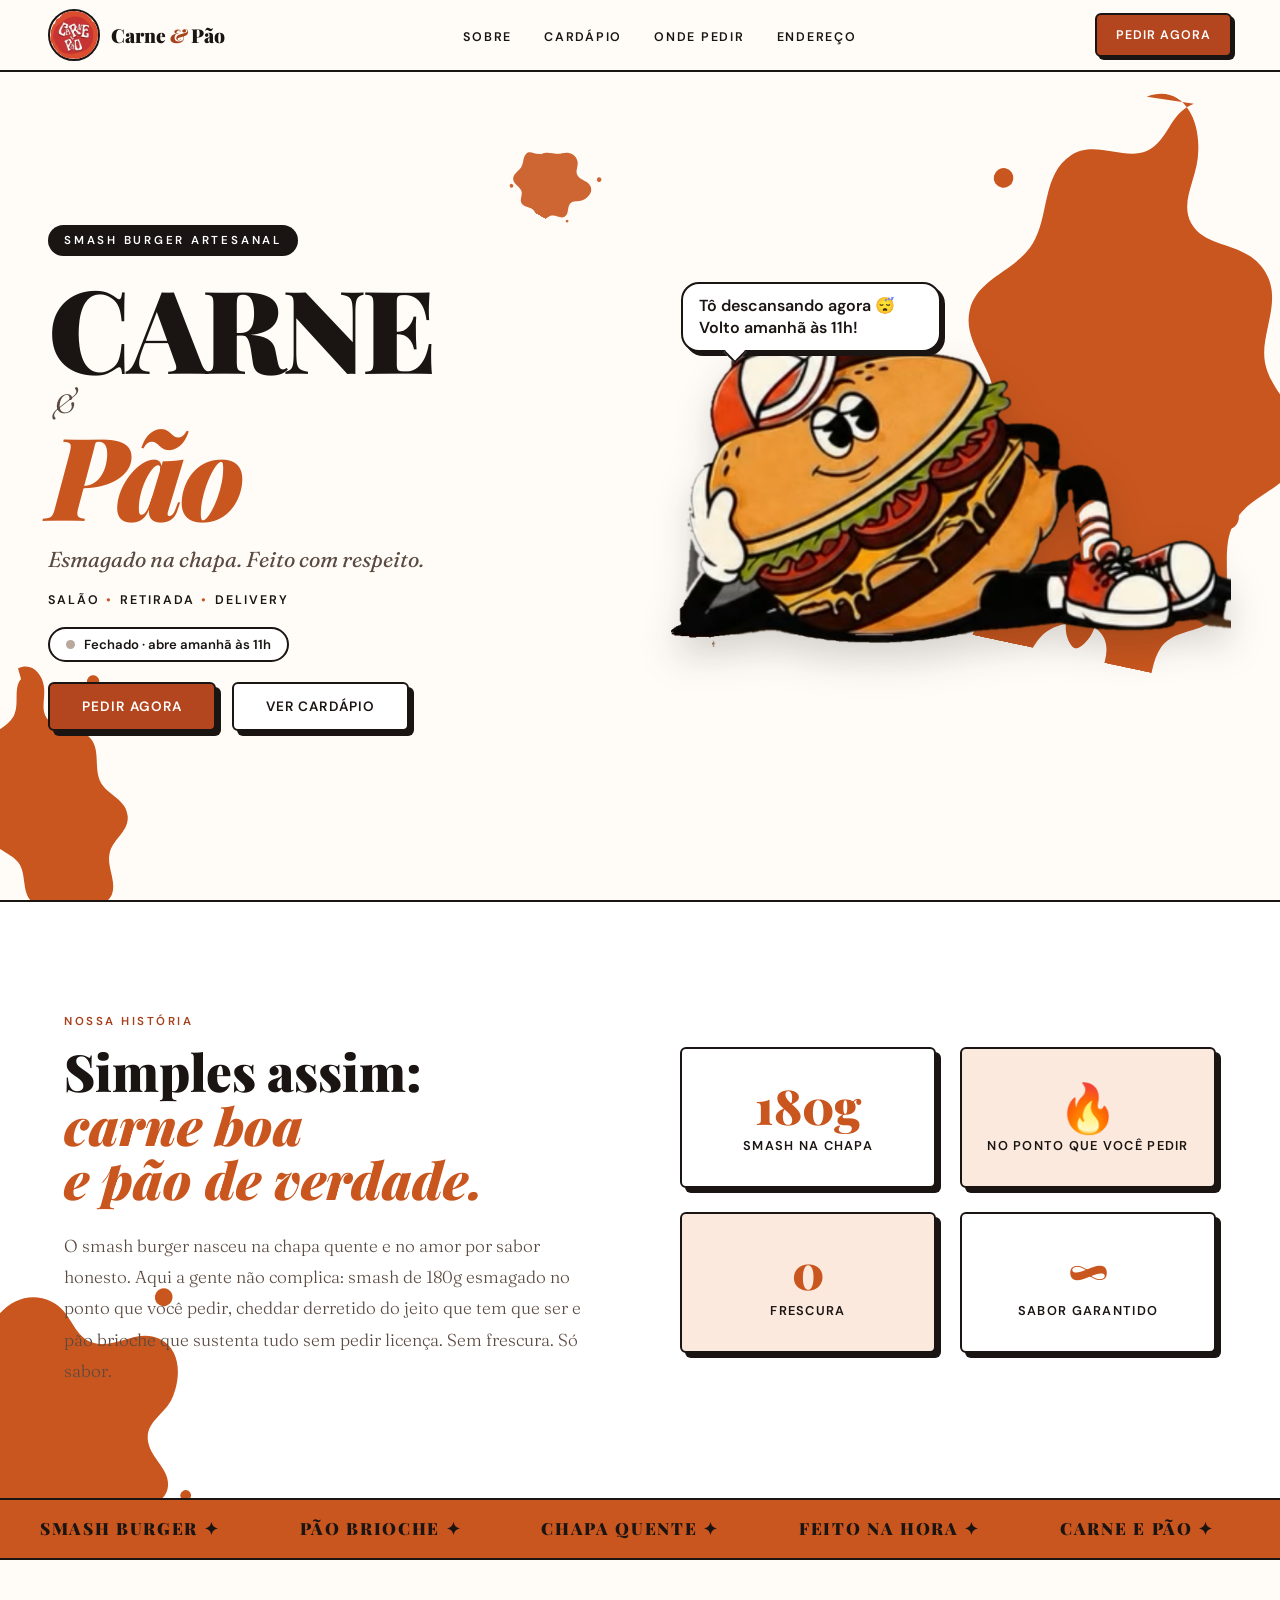
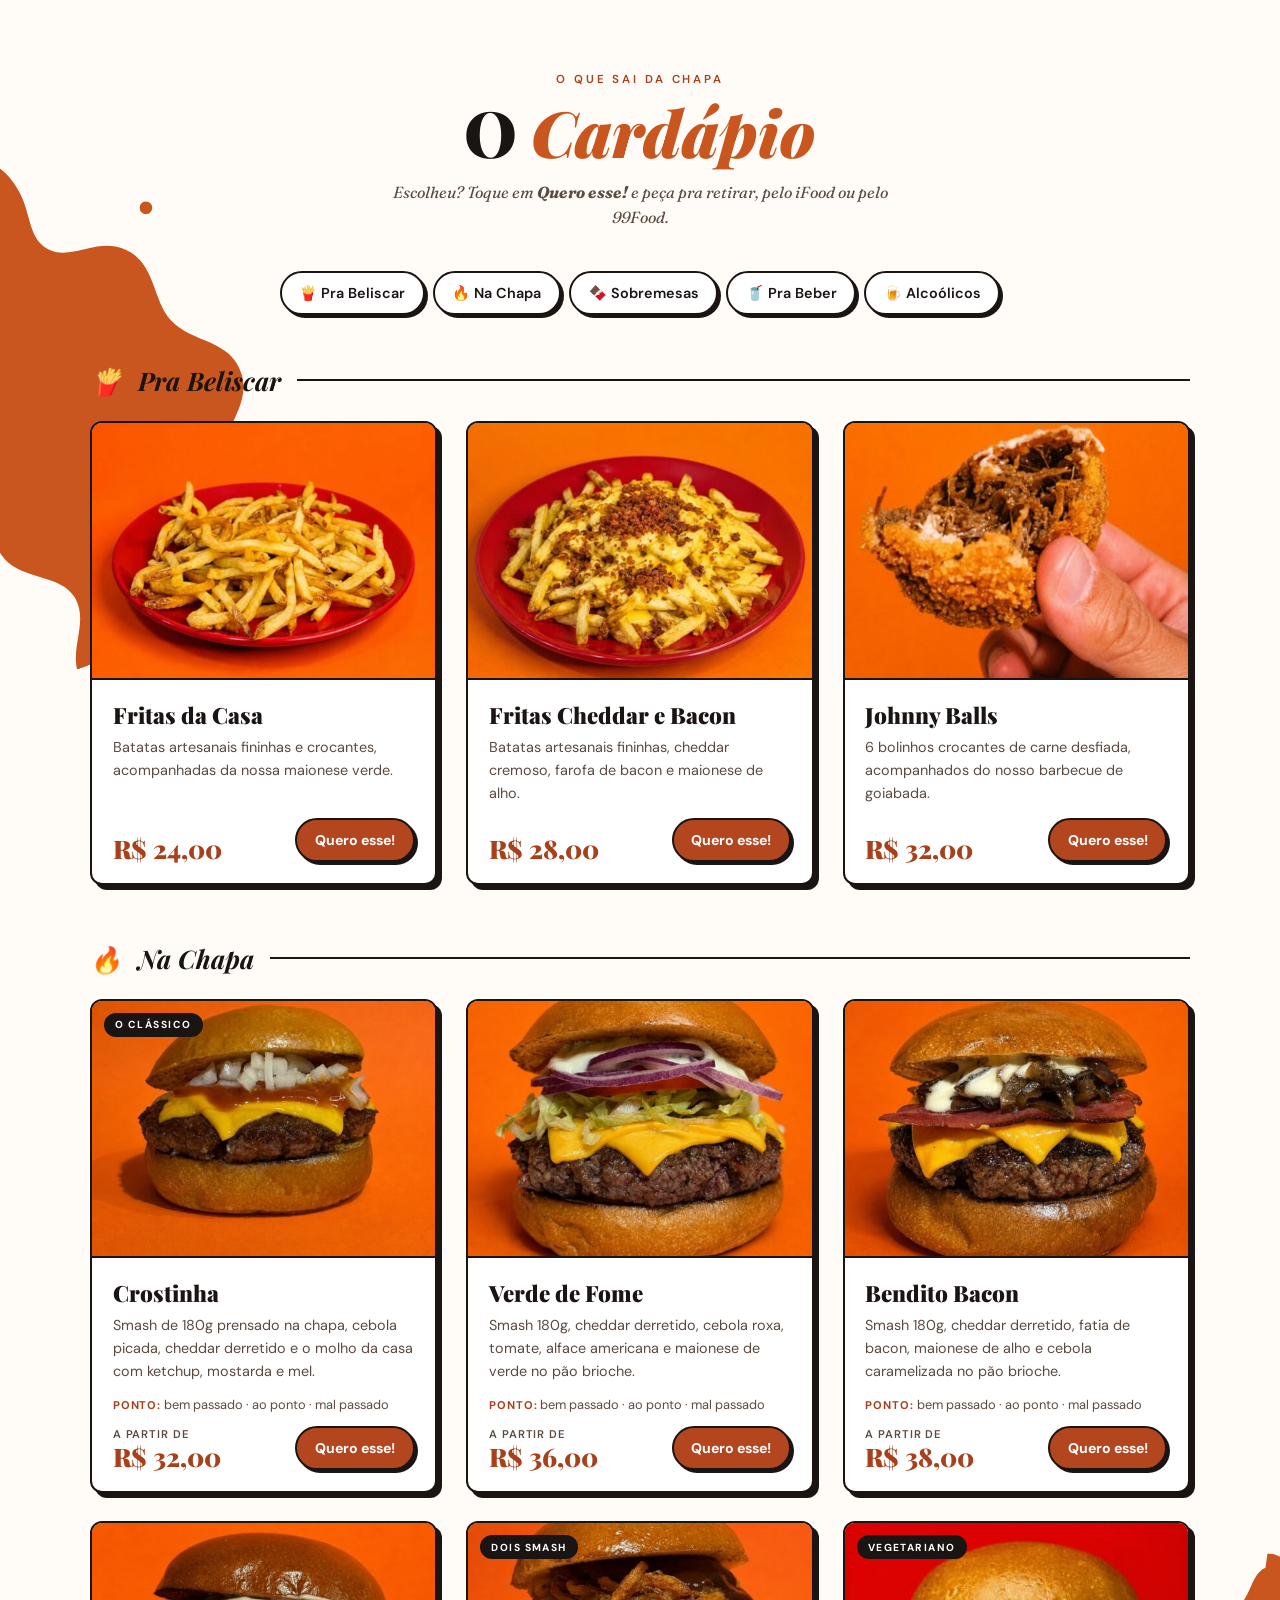
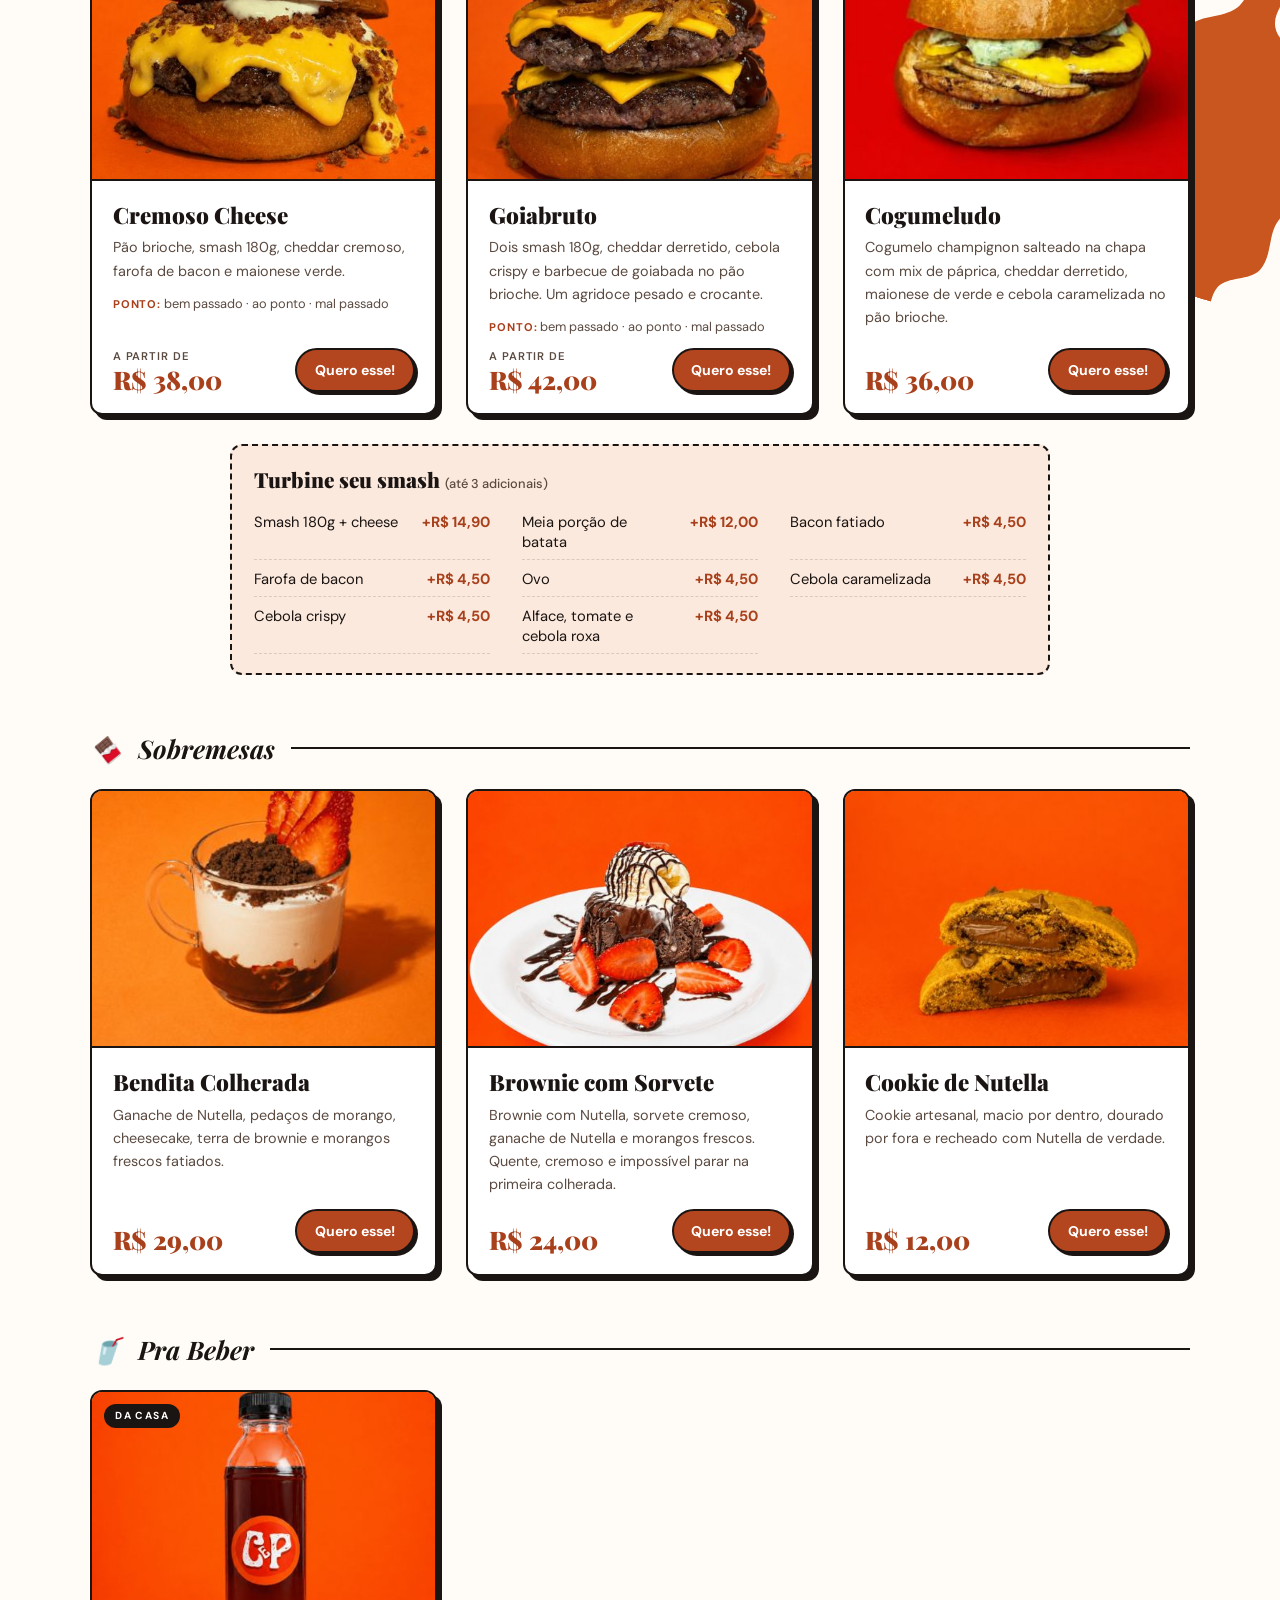
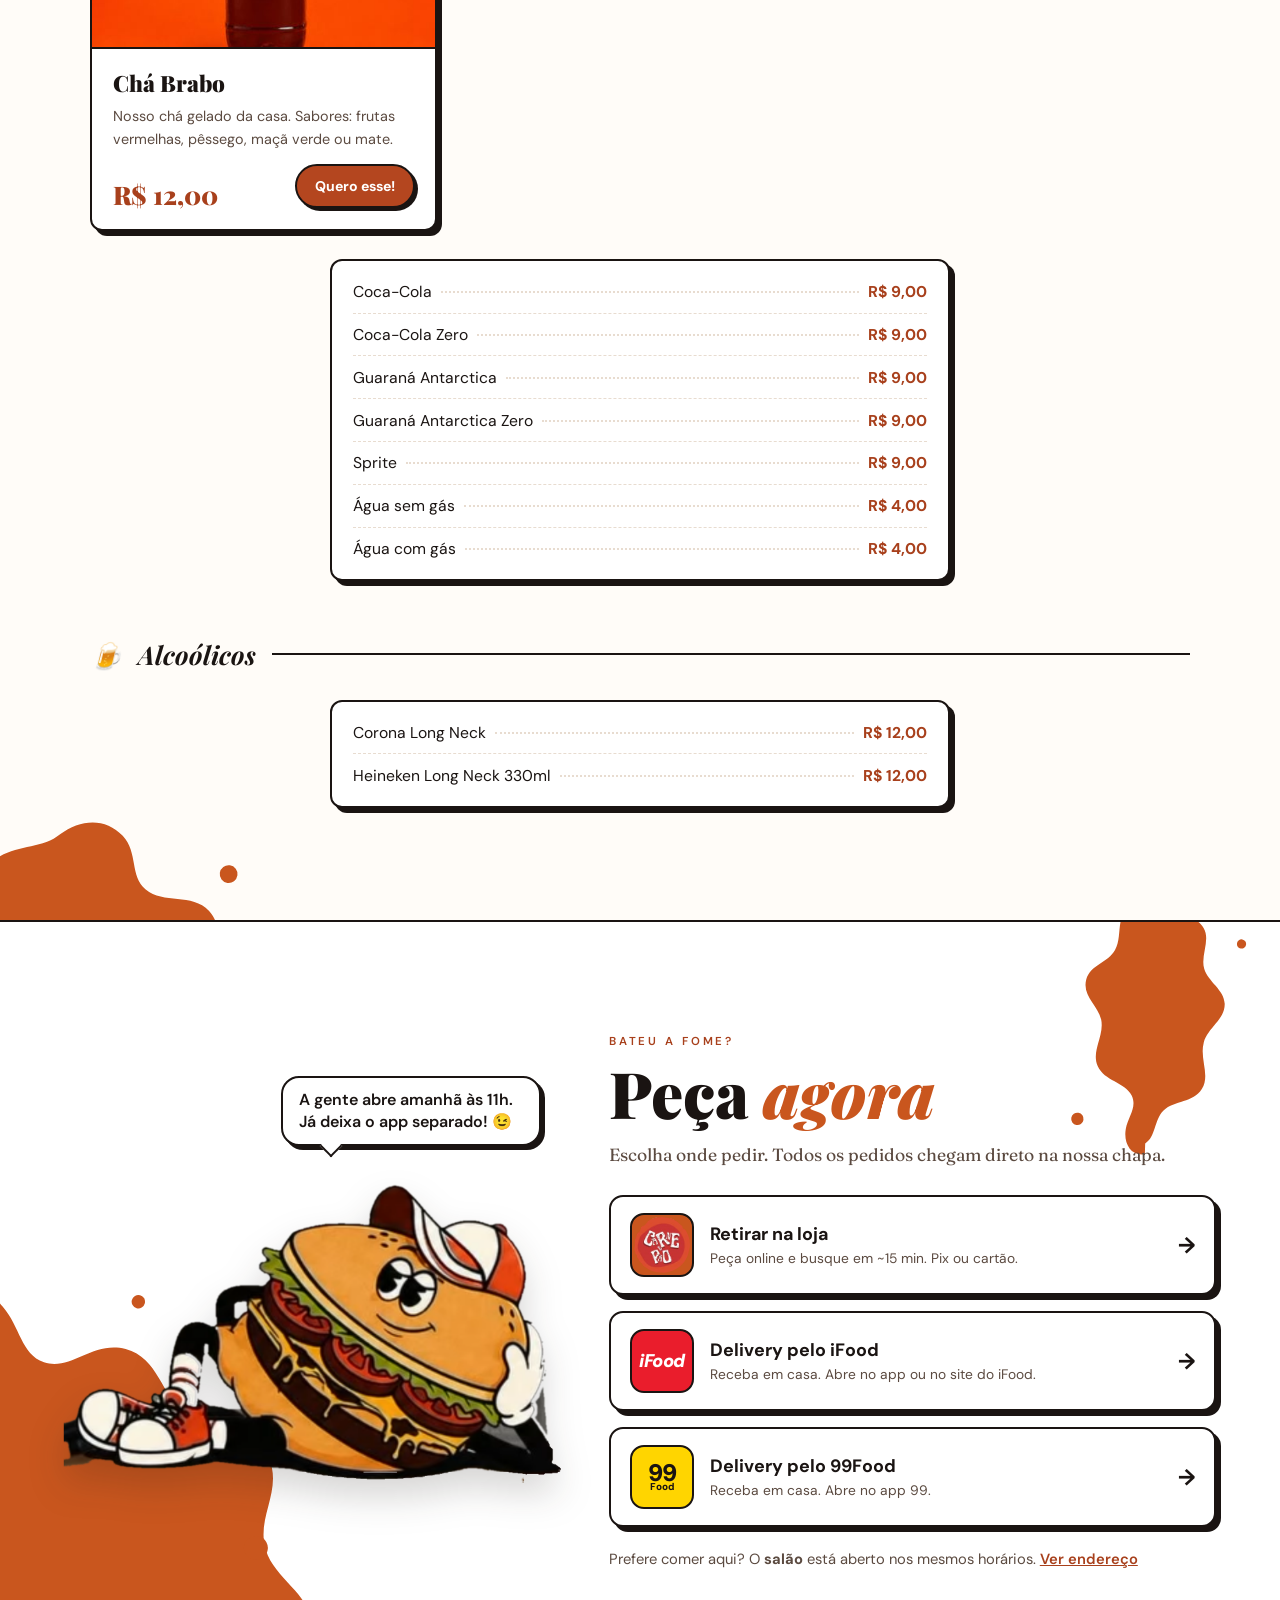
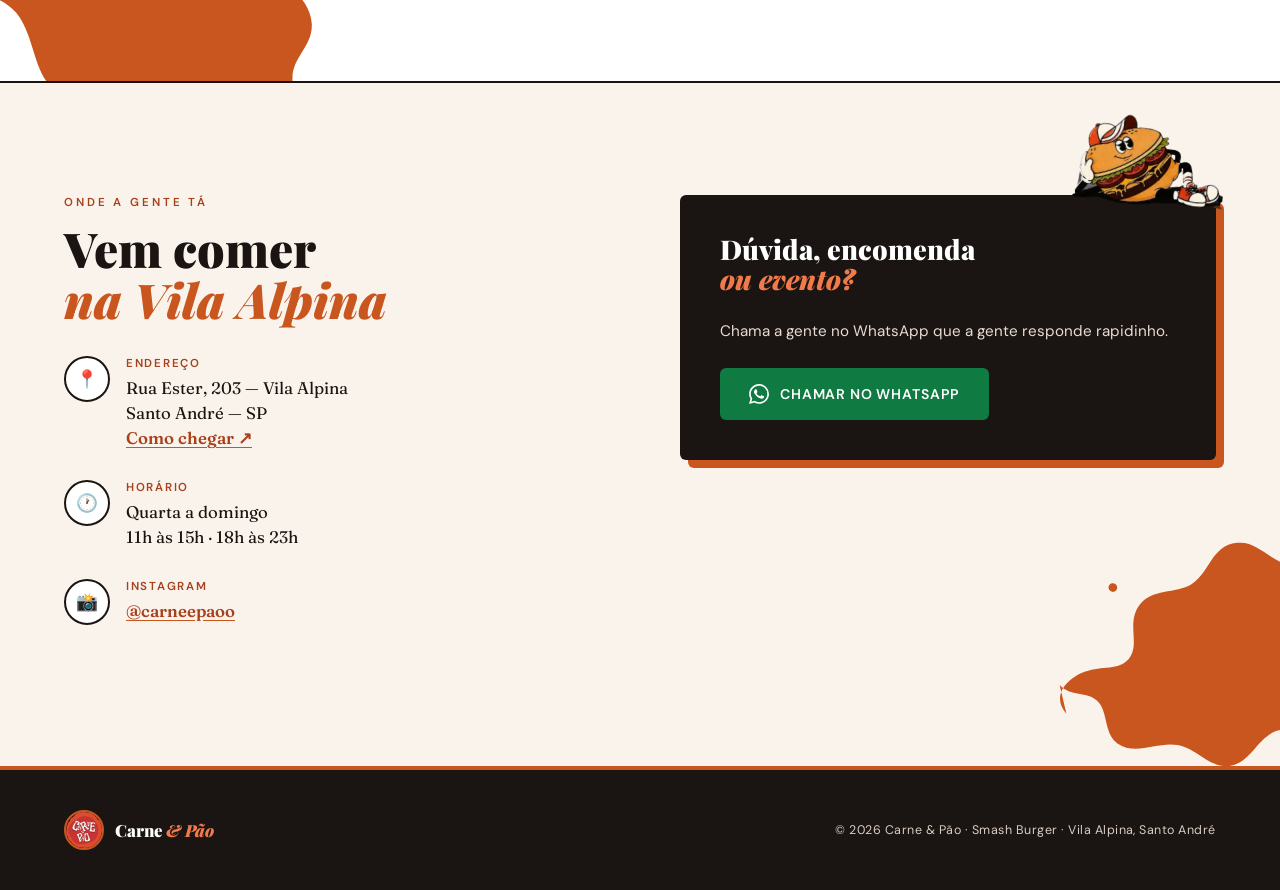
<file: index.html>
<!DOCTYPE html>
<html lang="pt-BR">
<head>
  <meta charset="UTF-8"/>
  <meta name="viewport" content="width=device-width, initial-scale=1.0"/>
  <title>Carne &amp; Pão — Smash Burger em Santo André</title>
  <meta name="description" content="Smash burger artesanal na Vila Alpina, Santo André. Smash de 180g na chapa, pão brioche e muito sabor. Peça pra retirar, pelo iFood ou pelo 99Food."/>
  <meta name="theme-color" content="#FFFCF8"/>
  <link rel="icon" type="image/png" href="logo.png"/>
  <link rel="apple-touch-icon" href="logo.png"/>

  <meta property="og:type" content="website"/>
  <meta property="og:url" content="https://capolete26-debug.github.io/carne-e-pao/"/>
  <meta property="og:locale" content="pt_BR"/>
  <meta property="og:title" content="Carne &amp; Pão — Smash Burger"/>
  <meta property="og:description" content="Esmagado na chapa. Feito com respeito. Vila Alpina, Santo André."/>
  <meta property="og:image" content="https://capolete26-debug.github.io/carne-e-pao/img/cardapio/crostinha.jpg"/>

  <link rel="preconnect" href="https://fonts.googleapis.com">
  <link rel="preconnect" href="https://fonts.gstatic.com" crossorigin>
  <link href="https://fonts.googleapis.com/css2?family=Playfair+Display:ital,wght@0,700;0,900;1,700&family=Fraunces:ital,opsz,wght@0,9..144,300;1,9..144,400&family=DM+Sans:wght@400;500;600;700&display=swap" rel="stylesheet">
  <link rel="stylesheet" href="css/style.css"/>
  <script>document.documentElement.classList.add('js');</script>

  <script type="application/ld+json">
  {
    "@context": "https://schema.org",
    "@type": "Restaurant",
    "name": "Carne & Pão — Smash Burger",
    "url": "https://capolete26-debug.github.io/carne-e-pao/",
    "image": "https://capolete26-debug.github.io/carne-e-pao/img/cardapio/crostinha.jpg",
    "servesCuisine": "Hambúrguer",
    "priceRange": "R$",
    "telephone": "+55-11-94060-9596",
    "address": {
      "@type": "PostalAddress",
      "streetAddress": "Rua Ester, 203",
      "addressLocality": "Santo André",
      "addressRegion": "SP",
      "addressCountry": "BR"
    },
    "openingHoursSpecification": [
      { "@type": "OpeningHoursSpecification", "dayOfWeek": ["Wednesday","Thursday","Friday","Saturday","Sunday"], "opens": "11:00", "closes": "15:00" },
      { "@type": "OpeningHoursSpecification", "dayOfWeek": ["Wednesday","Thursday","Friday","Saturday","Sunday"], "opens": "18:00", "closes": "23:00" }
    ],
    "sameAs": ["https://www.instagram.com/carneepaoo/"]
  }
  </script>
</head>
<body>
<a class="skip-link" href="#pedir">Pular para onde pedir</a>

<!-- NAV -->
<header>
  <nav class="nav" aria-label="Principal">
    <a class="nav-left" href="#hero" aria-label="Carne e Pão — início">
      <img class="nav-logo-img" src="logo.png" alt="" width="52" height="52"/>
      <span class="nav-brand">Carne <span>&amp;</span> Pão</span>
    </a>
    <ul class="nav-links" id="nav-links">
      <li><a href="#sobre">Sobre</a></li>
      <li><a href="#cardapio">Cardápio</a></li>
      <li><a href="#pedir">Onde pedir</a></li>
      <li><a href="#contato">Endereço</a></li>
    </ul>
    <div class="nav-right">
      <a class="nav-wpp" href="#pedir">Pedir agora</a>
      <button class="nav-burger" type="button" aria-expanded="false" aria-controls="nav-links" aria-label="Abrir menu">
        <span></span><span></span><span></span>
      </button>
    </div>
  </nav>
</header>

<main>
<!-- HERO -->
<section id="hero" data-falar="hero">
  <span class="mancha mancha--1" aria-hidden="true"></span>
  <span class="mancha mancha--2" aria-hidden="true"></span>
  <span class="mancha mancha--3" aria-hidden="true"></span>
  <div class="hero-grid">
    <div class="hero-inner">
      <span class="hero-badge">Smash Burger Artesanal</span>
      <h1 class="hero-h1">
        <span class="hero-title">CARNE</span>
        <span class="hero-e">&amp;</span>
        <span class="hero-title"><em>Pão</em></span>
      </h1>
      <p class="hero-sub">Esmagado na chapa. Feito com respeito.</p>
      <p class="hero-servicos">Salão<span aria-hidden="true">•</span>Retirada<span aria-hidden="true">•</span>Delivery</p>
      <p class="status-loja" data-status hidden><span class="status-dot"></span><span data-status-texto></span></p>
      <div class="hero-btns">
        <a class="btn-primary" href="#pedir">Pedir agora</a>
        <a class="btn-ghost" href="#cardapio">Ver cardápio</a>
      </div>
    </div>
    <div class="hero-mascote">
      <div class="balao balao--hero" data-balao-hero aria-hidden="true"><span data-balao-hero-texto>E aí! Bateu a fome? 🍔</span></div>
      <button class="mascote-btn" type="button" data-mascote-hero aria-label="Mexer com o mascote">
        <img class="mascote-img" src="img/mascote.png" alt="Mascote da Carne e Pão: um hambúrguer de boné e tênis, deitado de lado" width="720" height="434"/>
      </button>
    </div>
  </div>
</section>

<!-- SOBRE -->
<section id="sobre" data-falar="sobre">
  <span class="mancha mancha--2" aria-hidden="true"></span>
  <div class="reveal">
    <p class="sobre-label">Nossa história</p>
    <h2 class="sobre-titulo">Simples assim:<br><em>carne boa<br>e pão de verdade.</em></h2>
    <p class="sobre-texto">O smash burger nasceu na chapa quente e no amor por sabor honesto. Aqui a gente não complica: smash de 180g esmagado no ponto que você pedir, cheddar derretido do jeito que tem que ser e pão brioche que sustenta tudo sem pedir licença. Sem frescura. Só sabor.</p>
  </div>
  <ul class="sobre-stats reveal">
    <li class="stat"><span class="stat-num">180g</span><span class="stat-desc">Smash na chapa</span></li>
    <li class="stat"><span class="stat-num" aria-hidden="true">🔥</span><span class="stat-desc">No ponto que você pedir</span></li>
    <li class="stat"><span class="stat-num">0</span><span class="stat-desc">Frescura</span></li>
    <li class="stat"><span class="stat-num" aria-hidden="true">∞</span><span class="stat-desc">Sabor garantido</span></li>
  </ul>
</section>

<!-- FAIXA -->
<div class="faixa" aria-hidden="true">
  <div class="faixa-inner">
    <span class="faixa-item">Smash Burger ✦</span><span class="faixa-item">Pão Brioche ✦</span><span class="faixa-item">Chapa Quente ✦</span><span class="faixa-item">Feito na Hora ✦</span><span class="faixa-item">Carne e Pão ✦</span>
    <span class="faixa-item">Smash Burger ✦</span><span class="faixa-item">Pão Brioche ✦</span><span class="faixa-item">Chapa Quente ✦</span><span class="faixa-item">Feito na Hora ✦</span><span class="faixa-item">Carne e Pão ✦</span>
  </div>
</div>

<!-- CARDÁPIO -->
<section id="cardapio" data-falar="cardapio">
  <span class="mancha mancha--1" aria-hidden="true"></span>
  <span class="mancha mancha--3" aria-hidden="true"></span>
  <span class="mancha mancha--2" aria-hidden="true"></span>
  <div class="section-header">
    <p class="section-label">O que sai da chapa</p>
    <h2 class="section-titulo">O <em>Cardápio</em></h2>
    <p class="section-sub">Escolheu? Toque em <strong>Quero esse!</strong> e peça pra retirar, pelo iFood ou pelo 99Food.</p>
  </div>
  <nav class="cat-nav" aria-label="Categorias do cardápio" data-cat-nav></nav>
  <div data-cardapio></div>
  <noscript><p class="noscript">Ative o JavaScript para ver o cardápio, ou veja direto na <a href="https://carneepao.saipos.com/home">nossa loja online</a>.</p></noscript>
</section>

<!-- ONDE PEDIR -->
<section id="pedir" data-falar="pedir" tabindex="-1">
  <span class="mancha mancha--3" aria-hidden="true"></span>
  <span class="mancha mancha--1" aria-hidden="true"></span>
  <div class="pedir-grid">
    <div class="pedir-mascote">
      <div class="balao balao--pedir" aria-hidden="true"><span data-balao-pedir-texto>Escolhe aí que eu já vou pra chapa! 🔥</span></div>
      <img class="mascote-img" src="img/mascote.png" alt="" width="720" height="434" loading="lazy"/>
    </div>
    <div class="pedir-conteudo">
      <p class="section-label">Bateu a fome?</p>
      <h2 class="section-titulo section-titulo--escuro">Peça <em>agora</em></h2>
      <p class="pedir-sub" data-pedir-escolha>Escolha onde pedir. Todos os pedidos chegam direto na nossa chapa.</p>
      <ul class="plataformas">
        <li>
          <a class="plataforma plataforma--retirada" href="https://carneepao.saipos.com/home" target="_blank" rel="noopener" data-link="retirada" data-plataforma="retirada">
            <span class="plataforma-logo plataforma-logo--casa"><img src="logo.png" alt="" width="56" height="56"/></span>
            <span class="plataforma-txt"><strong>Retirar na loja</strong><small>Peça online e busque em ~15 min. Pix ou cartão.</small></span>
            <span class="plataforma-seta" aria-hidden="true">→</span>
          </a>
        </li>
        <li>
          <a class="plataforma plataforma--ifood" href="https://www.ifood.com.br/delivery/santo-andre-sp/carne-e-pao---smash-burger-vila-alpina/27f9098f-7891-442e-9c80-060679ef1cc4" target="_blank" rel="noopener" data-link="ifood" data-plataforma="ifood">
            <span class="plataforma-logo plataforma-logo--ifood" aria-hidden="true">iFood</span>
            <span class="plataforma-txt"><strong>Delivery pelo iFood</strong><small>Receba em casa. Abre no app ou no site do iFood.</small></span>
            <span class="plataforma-seta" aria-hidden="true">→</span>
          </a>
        </li>
        <li>
          <a class="plataforma plataforma--99" href="https://oia.99app.com/dlp9/2ThwnV" target="_blank" rel="noopener" data-link="noventaenove" data-plataforma="99">
            <span class="plataforma-logo plataforma-logo--99" aria-hidden="true">99<small>Food</small></span>
            <span class="plataforma-txt"><strong>Delivery pelo 99Food</strong><small>Receba em casa. Abre no app 99.</small></span>
            <span class="plataforma-seta" aria-hidden="true">→</span>
          </a>
        </li>
      </ul>
      <p class="pedir-nota">Prefere comer aqui? O <strong>salão</strong> está aberto nos mesmos horários. <a href="#contato">Ver endereço</a></p>
    </div>
  </div>
</section>

<!-- CONTATO -->
<section id="contato" data-falar="contato">
  <span class="mancha mancha--1" aria-hidden="true"></span>
  <div class="reveal">
    <p class="section-label section-label--claro">Onde a gente tá</p>
    <h2 class="contato-titulo">Vem comer<br><em>na Vila Alpina</em></h2>
    <div class="info-item">
      <div class="info-icon" aria-hidden="true">📍</div>
      <div><p class="info-label">Endereço</p><p class="info-valor">Rua Ester, 203 — Vila Alpina<br>Santo André — SP<br><a href="https://www.google.com/maps/search/?api=1&amp;query=Rua+Ester+203+Vila+Alpina+Santo+Andr%C3%A9+SP" target="_blank" rel="noopener">Como chegar ↗</a></p></div>
    </div>
    <div class="info-item">
      <div class="info-icon" aria-hidden="true">🕐</div>
      <div><p class="info-label">Horário</p><p class="info-valor">Quarta a domingo<br>11h às 15h · 18h às 23h</p></div>
    </div>
    <div class="info-item">
      <div class="info-icon" aria-hidden="true">📸</div>
      <div><p class="info-label">Instagram</p><p class="info-valor"><a href="https://www.instagram.com/carneepaoo/" target="_blank" rel="noopener">@carneepaoo</a></p></div>
    </div>
  </div>
  <div class="wpp-card reveal">
    <img class="wpp-mascote" src="img/mascote.png" alt="" width="720" height="434" loading="lazy"/>
    <p class="wpp-titulo">Dúvida, encomenda<br><em>ou evento?</em></p>
    <p class="wpp-desc">Chama a gente no WhatsApp que a gente responde rapidinho.</p>
    <a class="btn-wpp" href="https://wa.me/5511940609596" target="_blank" rel="noopener">
      <svg viewBox="0 0 24 24" aria-hidden="true"><use href="#icon-wpp"/></svg>
      Chamar no WhatsApp
    </a>
  </div>
</section>
</main>

<!-- FOOTER -->
<footer class="footer">
  <div class="footer-logo">
    <img class="footer-logo-img" src="logo.png" alt="" width="38" height="38"/>
    <span class="footer-logo-text">Carne <span>&amp; Pão</span></span>
  </div>
  <p class="footer-copy">© <span data-ano>2026</span> Carne &amp; Pão · Smash Burger · Vila Alpina, Santo André</p>
</footer>

<!-- MASCOTE AMIGO (acompanha o cliente pela página) -->
<div class="amigo" data-amigo hidden>
  <div class="amigo-balao" data-amigo-balao role="status" aria-live="polite">
    <button class="amigo-fechar" type="button" data-amigo-fechar aria-label="Dispensar o mascote">✕</button>
    <p data-amigo-texto></p>
    <div class="amigo-acoes" data-amigo-acoes hidden>
      <a href="https://carneepao.saipos.com/home" target="_blank" rel="noopener" data-link="retirada">🏃 Retirar</a>
      <a href="https://www.ifood.com.br/delivery/santo-andre-sp/carne-e-pao---smash-burger-vila-alpina/27f9098f-7891-442e-9c80-060679ef1cc4" target="_blank" rel="noopener" data-link="ifood">iFood</a>
      <a href="https://oia.99app.com/dlp9/2ThwnV" target="_blank" rel="noopener" data-link="noventaenove">99Food</a>
    </div>
  </div>
  <button class="amigo-btn" type="button" data-amigo-btn aria-label="Falar com o mascote">
    <img src="img/mascote.png" alt="" width="720" height="434"/>
  </button>
</div>

<!-- ÍCONES -->
<svg width="0" height="0" style="position:absolute" aria-hidden="true">
  <symbol id="icon-wpp" viewBox="0 0 24 24"><path d="M17.472 14.382c-.297-.149-1.758-.867-2.03-.967-.273-.099-.471-.148-.67.15-.197.297-.767.966-.94 1.164-.173.199-.347.223-.644.075-.297-.15-1.255-.463-2.39-1.475-.883-.788-1.48-1.761-1.653-2.059-.173-.297-.018-.458.13-.606.134-.133.298-.347.446-.52.149-.174.198-.298.298-.497.099-.198.05-.371-.025-.52-.075-.149-.669-1.612-.916-2.207-.242-.579-.487-.5-.669-.51-.173-.008-.371-.01-.57-.01-.198 0-.52.074-.792.372-.272.297-1.04 1.016-1.04 2.479 0 1.462 1.065 2.875 1.213 3.074.149.198 2.096 3.2 5.077 4.487.709.306 1.262.489 1.694.625.712.227 1.36.195 1.871.118.571-.085 1.758-.719 2.006-1.413.248-.694.248-1.289.173-1.413-.074-.124-.272-.198-.57-.347m-5.421 7.403h-.004a9.87 9.87 0 01-5.031-1.378l-.361-.214-3.741.982.998-3.648-.235-.374a9.86 9.86 0 01-1.51-5.26c.001-5.45 4.436-9.884 9.888-9.884 2.64 0 5.122 1.03 6.988 2.898a9.825 9.825 0 012.893 6.994c-.003 5.45-4.437 9.884-9.885 9.884m8.413-18.297A11.815 11.815 0 0012.05 0C5.495 0 .16 5.335.157 11.892c0 2.096.547 4.142 1.588 5.945L.057 24l6.305-1.654a11.882 11.882 0 005.683 1.448h.005c6.554 0 11.89-5.335 11.893-11.893a11.821 11.821 0 00-3.48-8.413Z"/></symbol>
</svg>

<script src="js/menu.js"></script>
<script src="js/app.js"></script>
</body>
</html>
</file>
<file: css/style.css>
*, *::before, *::after { margin:0; padding:0; box-sizing:border-box; }
:root {
  /* cores da casa: parede branca, manchas laranja, cadeiras pretas */
  --laranja:#C9561E;            /* manchas e detalhes grandes */
  --laranja-btn:#B4461F; --laranja-btn-hover:#9E3C1A; /* botões com texto branco */
  --laranja-texto:#A8401C;      /* texto pequeno laranja sobre branco */
  --laranja-suave:#FBE9DD;
  --preto:#1A1412; --preto-2:#2B221E;
  --branco:#FFFFFF; --fundo:#FFFCF8; --fundo-2:#FAF3EC;
  --texto:#1A1412; --texto-suave:#5B4A40;
  --linha:#E8DCD0; --borda-campo:#9C7B5A;
  --verde-wpp-escuro:#0F7A41;
  --erro:#B3261E;
  --nav-h:72px;
  --raio:6px;
  --sombra-sticker:5px 5px 0 var(--preto);
}
html { scroll-behavior:smooth; scroll-padding-top:var(--nav-h); }
body { font-family:'DM Sans',sans-serif; background:var(--fundo); color:var(--texto); overflow-x:hidden; }
body.sem-scroll { overflow:hidden; }
body.tem-pedido { padding-bottom:88px; }
img, svg { display:block; }
a { color:inherit; }
button, input, select, textarea { font:inherit; color:inherit; }
:focus-visible { outline:2px solid var(--laranja-btn); outline-offset:3px; }
[hidden] { display:none !important; }

.skip-link { position:absolute; left:1rem; top:-100px; z-index:1000; background:var(--laranja-btn); color:var(--branco); padding:.7rem 1.2rem; border-radius:var(--raio); text-decoration:none; font-weight:600; }
.skip-link:focus { top:1rem; }

/* MANCHAS DE TINTA (decoração) */
.mancha { position:absolute; z-index:0; pointer-events:none; background:no-repeat center / contain; }
.mancha--1 { background-image:url('../img/mancha-1.svg'); aspect-ratio:300/420; }
.mancha--2 { background-image:url('../img/mancha-2.svg'); aspect-ratio:360/300; }
.mancha--3 { background-image:url('../img/mancha-3.svg'); aspect-ratio:220/360; }

/* NAV */
.nav { position:fixed; top:0; left:0; right:0; z-index:200; height:var(--nav-h); display:flex; align-items:center; justify-content:space-between; gap:1rem; padding:0 3rem; background:rgba(255,252,248,.94); backdrop-filter:blur(8px); -webkit-backdrop-filter:blur(8px); border-bottom:2px solid var(--preto); }
.nav-left { display:flex; align-items:center; text-decoration:none; }
.nav-logo-img { height:52px; width:52px; border-radius:50%; object-fit:cover; border:2px solid var(--preto); }
.nav-brand { font-family:'Playfair Display',serif; font-weight:900; font-size:1.2rem; color:var(--preto); margin-left:.7rem; white-space:nowrap; }
.nav-brand span { color:var(--laranja-texto); font-style:italic; }
.nav-links { list-style:none; display:flex; gap:2rem; }
.nav-links a { font-size:.78rem; font-weight:600; letter-spacing:.14em; text-transform:uppercase; color:var(--texto); text-decoration:none; transition:color .2s; }
.nav-links a:hover { color:var(--laranja-texto); }
.nav-right { display:flex; align-items:center; gap:.8rem; }
.nav-wpp { display:inline-flex; align-items:center; min-height:44px; background:var(--laranja-btn); color:var(--branco); padding:0 1.2rem; border:2px solid var(--preto); border-radius:var(--raio); font-size:.78rem; font-weight:600; letter-spacing:.08em; text-transform:uppercase; text-decoration:none; box-shadow:3px 3px 0 var(--preto); transition:background .2s,transform .15s,box-shadow .15s; white-space:nowrap; }
.nav-wpp:hover { background:var(--laranja-btn-hover); transform:translate(-1px,-1px); box-shadow:4px 4px 0 var(--preto); }
.nav-cart { position:relative; width:44px; height:44px; display:grid; place-items:center; background:var(--branco); border:2px solid var(--preto); border-radius:50%; cursor:pointer; transition:background .2s; }
.nav-cart:hover { background:var(--laranja-suave); }
.nav-cart svg { width:22px; height:22px; fill:var(--preto); }
.nav-cart-count { position:absolute; top:-6px; right:-6px; min-width:20px; height:20px; padding:0 5px; border-radius:10px; background:var(--laranja-btn); color:var(--branco); font-size:.7rem; font-weight:600; display:grid; place-items:center; line-height:1; border:1.5px solid var(--preto); }
.nav-cart-count.vazio { display:none; }
.nav-cart.pulse { animation:pulse .45s ease; }
@keyframes pulse { 50% { transform:scale(1.18); } }
.nav-burger { display:none; width:44px; height:44px; background:none; border:none; cursor:pointer; flex-direction:column; justify-content:center; align-items:center; gap:5px; }
.nav-burger span { display:block; width:24px; height:2.5px; background:var(--preto); border-radius:2px; transition:transform .25s,opacity .25s; }
.nav-burger[aria-expanded="true"] span:nth-child(1) { transform:translateY(7.5px) rotate(45deg); }
.nav-burger[aria-expanded="true"] span:nth-child(2) { opacity:0; }
.nav-burger[aria-expanded="true"] span:nth-child(3) { transform:translateY(-7.5px) rotate(-45deg); }

/* HERO */
#hero { min-height:100vh; min-height:100svh; background:var(--fundo); display:flex; align-items:center; position:relative; overflow:hidden; padding:calc(var(--nav-h) + 2rem) max(3rem, calc((100% - 1200px) / 2)) 3rem; }
#hero .mancha--1 { width:min(34vw,420px); right:-4vw; top:8%; transform:rotate(12deg); }
#hero .mancha--3 { width:min(14vw,170px); left:-3vw; bottom:-4%; transform:rotate(-8deg); }
#hero .mancha--2 { width:min(12vw,140px); left:38%; top:14%; opacity:.9; transform:rotate(30deg) scale(.6); }
.hero-grid { position:relative; z-index:2; width:100%; display:grid; grid-template-columns:1.05fr 1fr; align-items:center; gap:2rem; }
.hero-inner { display:flex; flex-direction:column; align-items:flex-start; }
.hero-badge { display:inline-block; font-size:.72rem; font-weight:600; letter-spacing:.24em; text-transform:uppercase; color:var(--branco); background:var(--preto); padding:.5rem 1rem; border-radius:99px; margin-bottom:1.4rem; animation:fadeUp .7s .1s ease both; }
.hero-h1 { display:flex; flex-direction:column; align-items:flex-start; font-weight:inherit; }
.hero-title { display:block; font-family:'Playfair Display',serif; font-size:clamp(3.4rem,9vw,8rem); font-weight:900; line-height:.85; color:var(--preto); letter-spacing:-.03em; animation:fadeUp .7s .2s ease both; }
.hero-title em { font-style:italic; color:var(--laranja); }
.hero-e { display:block; font-family:'Fraunces',serif; font-style:italic; font-weight:300; font-size:clamp(1.2rem,3vw,2.2rem); color:var(--texto-suave); margin:.2rem 0 .2rem .4rem; animation:fadeUp .7s .28s ease both; }
.hero-sub { font-family:'Fraunces',serif; font-style:italic; font-weight:400; font-size:clamp(1.05rem,2vw,1.35rem); color:var(--texto-suave); margin:1.4rem 0 1.2rem; animation:fadeUp .7s .36s ease both; }
.hero-servicos { font-size:.78rem; font-weight:600; letter-spacing:.16em; text-transform:uppercase; color:var(--texto); margin-bottom:1.2rem; animation:fadeUp .7s .38s ease both; }
.hero-servicos span { color:var(--laranja); margin:0 .4rem; }
.hero-btns { display:flex; gap:1rem; flex-wrap:wrap; margin-top:1.2rem; animation:fadeUp .7s .44s ease both; }
.hero-mascote { position:relative; display:flex; justify-content:center; animation:fadeUp .8s .3s ease both; }

.status-loja { display:inline-flex; align-items:center; gap:.55rem; font-size:.82rem; font-weight:600; color:var(--texto); background:var(--branco); border:2px solid var(--preto); padding:.45rem 1rem; border-radius:99px; animation:fadeUp .7s .4s ease both; }
.status-dot { width:9px; height:9px; border-radius:50%; background:#B9A99D; }
.status-loja.aberto .status-dot { background:#1FA855; animation:ping 2s infinite; }
@keyframes ping { 0% { box-shadow:0 0 0 0 rgba(31,168,85,.6); } 70%,100% { box-shadow:0 0 0 8px rgba(31,168,85,0); } }

.btn-primary { display:inline-block; background:var(--laranja-btn); color:var(--branco); padding:.9rem 2rem; border:2px solid var(--preto); border-radius:var(--raio); font-size:.85rem; font-weight:600; letter-spacing:.08em; text-transform:uppercase; text-decoration:none; cursor:pointer; box-shadow:var(--sombra-sticker); transition:background .2s,transform .15s,box-shadow .15s; }
.btn-primary:hover { background:var(--laranja-btn-hover); transform:translate(-2px,-2px); box-shadow:7px 7px 0 var(--preto); }
.btn-ghost { display:inline-block; background:var(--branco); color:var(--preto); padding:.9rem 2rem; border:2px solid var(--preto); border-radius:var(--raio); font-size:.85rem; font-weight:600; letter-spacing:.08em; text-transform:uppercase; text-decoration:none; box-shadow:var(--sombra-sticker); transition:transform .15s,box-shadow .15s; }
.btn-ghost:hover { transform:translate(-2px,-2px); box-shadow:7px 7px 0 var(--preto); }

/* SOBRE */
#sobre { background:var(--branco); padding:7rem max(4rem, calc((100% - 1200px) / 2)); display:grid; grid-template-columns:1fr 1fr; gap:5rem; align-items:center; position:relative; overflow:hidden; border-top:2px solid var(--preto); }
#sobre .mancha--2 { width:min(26vw,320px); left:-8vw; bottom:-10%; transform:rotate(-14deg); }
#sobre > :not(.mancha) { position:relative; z-index:1; }
.sobre-label { font-size:.72rem; letter-spacing:.22em; text-transform:uppercase; color:var(--laranja-texto); font-weight:600; margin-bottom:1rem; }
.sobre-titulo { font-family:'Playfair Display',serif; font-size:clamp(2.2rem,4vw,3.5rem); font-weight:900; line-height:1.05; color:var(--preto); margin-bottom:1.5rem; }
.sobre-titulo em { font-style:italic; color:var(--laranja); }
.sobre-texto { font-family:'Fraunces',serif; font-size:1.08rem; line-height:1.8; color:var(--texto-suave); font-weight:300; }
.sobre-stats { list-style:none; display:grid; grid-template-columns:1fr 1fr; gap:1.5rem; }
.stat { background:var(--branco); border:2px solid var(--preto); box-shadow:var(--sombra-sticker); padding:2rem 1.5rem; border-radius:var(--raio); text-align:center; display:flex; flex-direction:column; align-items:center; }
.stat:nth-child(2), .stat:nth-child(3) { background:var(--laranja-suave); }
.stat-num { font-family:'Playfair Display',serif; font-size:3rem; font-weight:900; color:var(--laranja); line-height:1; }
.stat-desc { font-size:.8rem; letter-spacing:.1em; text-transform:uppercase; color:var(--preto); margin-top:.5rem; font-weight:600; }

/* FAIXA */
.faixa { background:var(--laranja); border-block:2px solid var(--preto); padding:1.1rem 0; overflow:hidden; white-space:nowrap; }
.faixa-inner { display:inline-flex; animation:slide 18s linear infinite; }
.faixa-item { font-family:'Playfair Display',serif; font-size:1.05rem; font-weight:900; letter-spacing:.1em; text-transform:uppercase; color:var(--preto); padding:0 2.5rem; }
@keyframes slide { from{transform:translateX(0)} to{transform:translateX(-50%)} }

/* CARDÁPIO */
#cardapio { background:var(--fundo); padding:7rem 4rem; position:relative; overflow:hidden; outline:none; }
#cardapio .mancha--1 { width:min(30vw,380px); left:-10vw; top:4%; transform:rotate(-20deg); }
#cardapio .mancha--3 { width:min(18vw,220px); right:-5vw; top:38%; transform:rotate(16deg); }
#cardapio .mancha--2 { width:min(26vw,320px); left:-6vw; bottom:-4%; transform:rotate(8deg); }
.section-header { text-align:center; margin-bottom:4rem; position:relative; z-index:2; }
.section-label { font-size:.72rem; letter-spacing:.25em; text-transform:uppercase; color:var(--laranja-texto); font-weight:600; margin-bottom:.8rem; }
.section-titulo { font-family:'Playfair Display',serif; font-size:clamp(2.2rem,5vw,4rem); font-weight:900; color:var(--preto); line-height:1; }
.section-titulo em { font-style:italic; color:var(--laranja); }
.section-sub { font-family:'Fraunces',serif; font-weight:400; font-style:italic; color:var(--texto-suave); margin:1rem auto 0; max-width:34rem; line-height:1.6; }
.cardapio-grupo { position:relative; z-index:2; max-width:1100px; margin:0 auto 3.5rem; }
.cardapio-grupo:last-of-type { margin-bottom:0; }
.grupo-titulo { font-family:'Playfair Display',serif; font-style:italic; font-weight:700; font-size:1.6rem; color:var(--preto); margin-bottom:1.5rem; display:flex; align-items:center; gap:1rem; }
.grupo-titulo::after { content:''; flex:1; height:2px; background:var(--preto); }
.cardapio-grid { display:grid; grid-template-columns:repeat(auto-fill,minmax(300px,1fr)); gap:1.8rem; }
.noscript { position:relative; z-index:2; text-align:center; }


/* CONTATO */
#contato { background:var(--fundo-2); padding:7rem max(4rem, calc((100% - 1200px) / 2)); display:grid; grid-template-columns:1fr 1fr; gap:5rem; align-items:start; position:relative; overflow:hidden; border-top:2px solid var(--preto); }
#contato .mancha--1 { width:min(22vw,260px); right:-6vw; bottom:-12%; transform:rotate(-100deg); }
#contato > :not(.mancha) { position:relative; z-index:1; }
.contato-titulo { font-family:'Playfair Display',serif; font-size:clamp(2rem,4vw,3rem); font-weight:900; color:var(--preto); line-height:1.05; margin-bottom:2rem; }
.contato-titulo em { font-style:italic; color:var(--laranja); }
.info-item { display:flex; gap:1rem; align-items:flex-start; margin-bottom:1.8rem; }
.info-icon { width:46px; height:46px; border-radius:50%; background:var(--branco); border:2px solid var(--preto); display:flex; align-items:center; justify-content:center; font-size:1.1rem; flex-shrink:0; }
.info-label { font-size:.72rem; letter-spacing:.15em; text-transform:uppercase; color:var(--laranja-texto); font-weight:600; margin-bottom:.3rem; }
.info-valor { font-family:'Fraunces',serif; font-size:1.05rem; color:var(--preto); font-weight:400; line-height:1.5; }
.info-valor a { text-decoration-color:var(--laranja); text-underline-offset:3px; }
.wpp-card { background:var(--preto); border-radius:var(--raio); padding:2.5rem; display:flex; flex-direction:column; gap:1.5rem; box-shadow:8px 8px 0 var(--laranja); position:relative; }
.wpp-mascote { position:absolute; width:150px; height:auto; right:-10px; top:-78px; transform:rotate(6deg); }
.wpp-titulo { font-family:'Playfair Display',serif; font-size:1.7rem; font-weight:900; color:var(--branco); line-height:1.1; }
.wpp-titulo em { font-style:italic; color:#F07A4A; }
.wpp-desc { font-size:.95rem; color:#E9DCD2; line-height:1.6; }
.btn-wpp { display:inline-flex; align-items:center; gap:.7rem; background:var(--verde-wpp-escuro); color:#fff; padding:1rem 1.8rem; border-radius:var(--raio); font-size:.88rem; font-weight:600; letter-spacing:.06em; text-transform:uppercase; text-decoration:none; transition:filter .2s,transform .15s; width:fit-content; }
.btn-wpp:hover { filter:brightness(1.1); transform:translateY(-2px); }
.btn-wpp svg { width:20px; height:20px; fill:white; }

/* FOOTER */
.footer { background:var(--preto); border-top:4px solid var(--laranja); padding:2.5rem 4rem; display:flex; align-items:center; justify-content:space-between; flex-wrap:wrap; gap:1rem; }
.footer-logo { display:flex; align-items:center; gap:.7rem; }
.footer-logo-img { width:40px; height:40px; border-radius:50%; object-fit:cover; border:2px solid var(--laranja); }
.footer-logo-text { font-family:'Playfair Display',serif; font-weight:900; font-size:1.05rem; color:var(--branco); }
.footer-logo-text span { font-style:italic; color:#F07A4A; }
.footer-copy { font-size:.78rem; color:#D9CCC2; letter-spacing:.04em; }

/* ANIMAÇÕES */
@keyframes fadeUp { from{opacity:0;transform:translateY(24px)} to{opacity:1;transform:translateY(0)} }
.js .reveal { opacity:0; transform:translateY(30px); transition:opacity .7s ease,transform .7s ease; }
.js .reveal.visible { opacity:1; transform:none; }

@media (prefers-reduced-motion: reduce) {
  html { scroll-behavior:auto; }
  *, *::before, *::after { animation:none !important; transition-duration:.01ms !important; }
  .js .reveal { opacity:1; transform:none; }
}

/* RESPONSIVO */
@media (max-width:1000px) {
  .nav { padding:0 1.5rem; }
  .nav-links { gap:1.3rem; }
  #sobre, #contato { gap:3rem; padding:6rem 2rem; }
  #cardapio, #pedir { padding:6rem 2rem; }
  #hero { padding-inline:2rem; }
}
@media (max-width:860px) {
  .nav-burger { display:flex; }
  .nav-wpp { display:none; }
  .nav-links { position:fixed; top:var(--nav-h); left:0; right:0; flex-direction:column; gap:0; background:var(--fundo); border-bottom:2px solid var(--preto); padding:.5rem 1.5rem 1rem; transform:translateY(-120%); visibility:hidden; transition:transform .3s ease,visibility .3s; z-index:-1; }
  .nav-links.aberto { transform:none; visibility:visible; }
  .nav-links a { display:block; padding:1rem 0; border-bottom:1px dashed var(--linha); font-size:.9rem; }
  .nav-links li:last-child a { border-bottom:none; }
  .hero-grid { grid-template-columns:1fr; text-align:center; gap:1rem; }
  .hero-inner, .hero-h1 { align-items:center; }
  .hero-e { margin-left:0; }
  .hero-btns { justify-content:center; }
  .mascote-btn { width:min(88%,420px); }
  #hero .mancha--1 { width:60vw; right:-22vw; top:auto; bottom:4%; }
  #hero .mancha--2 { display:none; }
}
@media (max-width:768px) {
  :root { --nav-h:64px; }
  .nav-logo-img { width:44px; height:44px; }
  #hero { padding:calc(var(--nav-h) + 1.5rem) 1.25rem 2.5rem; }
  #sobre, #contato { grid-template-columns:1fr; padding:5rem 1.5rem; }
  #cardapio, #pedir { padding:5rem 1.25rem; }
  .section-header { margin-bottom:3rem; }
  .cardapio-grid { grid-template-columns:1fr; }
  .stat { padding:1.5rem 1rem; }
  .stat-num { font-size:2.4rem; }
  .footer { padding:2rem 1.5rem; flex-direction:column; text-align:center; }
  .wpp-card { padding:2rem 1.5rem; margin-top:3.5rem; }
  .wpp-mascote { width:120px; top:-62px; right:-4px; }
}
@media (max-width:380px) {
  .nav-brand { display:none; }
  .sobre-stats { gap:1rem; }
}


/* ── MASCOTE VIVO ─────────────────────────────── */
.mascote-btn { position:relative; display:block; width:min(100%,560px); background:none; border:none; padding:0; cursor:pointer; transform:rotate(var(--inclina,0deg)) translateY(var(--olha,0px)); transition:transform .4s cubic-bezier(.3,1.6,.5,1); -webkit-tap-highlight-color:transparent; }
.mascote-img { display:block; width:100%; height:auto; filter:drop-shadow(0 18px 18px rgba(26,20,18,.18)); animation:respira 3.2s ease-in-out infinite; transform-origin:50% 95%; }
.mascote-btn:hover .mascote-img { animation:mexe .6s ease-in-out infinite; }
.mascote-btn.pula .mascote-img, .amigo-btn.pula img { animation:pula .6s cubic-bezier(.3,1.5,.5,1); }
@keyframes respira { 0%,100% { transform:scale(1,1); } 50% { transform:scale(1.015,.985) translateY(2px); } }
@keyframes mexe { 0%,100% { transform:rotate(0); } 25% { transform:rotate(-3deg); } 75% { transform:rotate(3deg); } }
@keyframes pula { 0% { transform:translateY(0) scale(1); } 30% { transform:translateY(-28px) scale(1.04,.96) rotate(-4deg); } 60% { transform:translateY(0) scale(1.06,.92); } 80% { transform:scale(.98,1.03); } 100% { transform:none; } }

.balao { position:absolute; z-index:3; background:var(--branco); color:var(--preto); border:2px solid var(--preto); border-radius:18px; padding:.7rem 1rem; font-weight:600; font-size:1rem; line-height:1.35; box-shadow:4px 4px 0 var(--preto); max-width:260px; }
.balao::after { content:''; position:absolute; width:16px; height:16px; background:var(--branco); border:2px solid var(--preto); border-top:none; border-left:none; transform:rotate(45deg); }
.balao.pop { animation:balaoPop .45s cubic-bezier(.3,1.6,.5,1); }
@keyframes balaoPop { 0% { transform:scale(.6) translateY(8px); opacity:0; } 100% { transform:none; opacity:1; } }
.balao--hero { top:-8%; left:2%; }
.balao--hero::after { bottom:-10px; left:44px; }
.balao--pedir { top:-12%; right:4%; }
.balao--pedir::after { bottom:-10px; left:40px; }

/* Amigo flutuante */
.amigo { position:fixed; right:1rem; bottom:1rem; z-index:300; display:flex; flex-direction:column; align-items:flex-end; gap:.4rem; transition:transform .35s cubic-bezier(.3,1.5,.5,1), opacity .3s; pointer-events:none; }
.amigo > * { pointer-events:auto; }
.amigo.escondido, .amigo.saindo { transform:translateY(140%); opacity:0; }
.amigo.escondido > *, .amigo.saindo > * { pointer-events:none; }
.amigo-btn { width:128px; background:none; border:none; padding:0; cursor:pointer; -webkit-tap-highlight-color:transparent; }
.amigo-btn img { display:block; width:100%; height:auto; filter:drop-shadow(0 8px 10px rgba(26,20,18,.25)); animation:respira 3.2s ease-in-out infinite; transform-origin:50% 95%; }
.amigo-btn:hover img { animation:mexe .6s ease-in-out infinite; }
.amigo-balao { position:relative; max-width:min(280px, calc(100vw - 2rem)); background:var(--branco); border:2px solid var(--preto); border-radius:16px; box-shadow:4px 4px 0 var(--preto); padding:.75rem 2.2rem .75rem .95rem; font-weight:600; font-size:.95rem; line-height:1.4; color:var(--preto); opacity:0; transform:scale(.8); transform-origin:85% 100%; visibility:hidden; transition:opacity .2s, transform .2s, visibility .2s; }
.amigo-balao.visivel { opacity:1; transform:none; visibility:visible; }
.amigo-balao::after { content:''; position:absolute; bottom:-10px; right:48px; width:16px; height:16px; background:var(--branco); border:2px solid var(--preto); border-top:none; border-left:none; transform:rotate(45deg); }
.amigo-fechar { position:absolute; top:2px; right:2px; width:32px; height:32px; border:none; background:none; color:var(--texto-suave); font-size:.85rem; cursor:pointer; border-radius:50%; }
.amigo-fechar:hover { background:var(--laranja-suave); color:var(--preto); }
.amigo-acoes { display:flex; flex-wrap:wrap; gap:.4rem; margin-top:.6rem; }
.amigo-acoes a { flex:1; min-height:40px; display:inline-flex; align-items:center; justify-content:center; padding:0 .7rem; border:2px solid var(--preto); border-radius:99px; font-size:.82rem; font-weight:700; text-decoration:none; white-space:nowrap; }
.amigo-acoes a:nth-child(1) { background:var(--laranja-btn); color:#fff; }
.amigo-acoes a:nth-child(2) { background:#EA1D2C; color:#fff; }
.amigo-acoes a:nth-child(3) { background:#FFD500; color:#1A1412; }

/* ── CARDÁPIO VITRINE ─────────────────────────── */
.cat-nav { position:relative; z-index:2; display:flex; gap:.5rem; justify-content:center; flex-wrap:wrap; margin:-1.5rem auto 3rem; max-width:1100px; }
.cat-nav a { display:inline-flex; align-items:center; gap:.35rem; min-height:44px; padding:0 1.1rem; border:2px solid var(--preto); border-radius:99px; background:var(--branco); font-weight:600; font-size:.9rem; text-decoration:none; color:var(--preto); box-shadow:3px 3px 0 var(--preto); transition:transform .15s, box-shadow .15s, background .15s; }
.cat-nav a:hover { background:var(--laranja-suave); transform:translate(-1px,-1px); box-shadow:4px 4px 0 var(--preto); }
.cardapio-grupo { scroll-margin-top:calc(var(--nav-h) + 1rem); }
.cardapio-grid { grid-template-columns:repeat(auto-fill,minmax(290px,1fr)); }
.card { background:var(--branco); border:2px solid var(--preto); border-radius:12px; box-shadow:var(--sombra-sticker); overflow:hidden; display:flex; flex-direction:column; transition:transform .2s, box-shadow .2s; }
.card:hover, .card:focus-within { transform:translate(-3px,-3px) rotate(-.4deg); box-shadow:8px 8px 0 var(--laranja); }
.card-foto { position:relative; aspect-ratio:4/3; overflow:hidden; background:var(--laranja); border-bottom:2px solid var(--preto); }
.card-foto img { width:100%; height:100%; object-fit:cover; object-position:center 60%; transition:transform .5s ease; }
.card:hover .card-foto img { transform:scale(1.06); }
.card-tag { position:absolute; top:.75rem; left:.75rem; font-size:.64rem; letter-spacing:.14em; text-transform:uppercase; font-weight:700; color:var(--branco); background:var(--preto); padding:.35rem .7rem; border-radius:99px; }
.card-corpo { padding:1.2rem 1.3rem 1.3rem; display:flex; flex-direction:column; flex:1; }
.card-nome { font-family:'Playfair Display',serif; font-size:1.4rem; font-weight:900; color:var(--preto); margin-bottom:.4rem; }
.card-desc { font-size:.9rem; line-height:1.6; color:var(--texto-suave); margin-bottom:.8rem; }
.card-ponto { font-size:.8rem; color:var(--texto-suave); margin-bottom:.8rem; }
.card-ponto span { font-weight:700; color:var(--laranja-texto); text-transform:uppercase; letter-spacing:.08em; font-size:.7rem; }
.card-rodape { margin-top:auto; display:flex; align-items:flex-end; justify-content:space-between; gap:.8rem; }
.card-preco { font-family:'Playfair Display',serif; font-size:1.6rem; font-weight:900; color:var(--laranja-texto); line-height:1; white-space:nowrap; }
.card-preco small { display:block; font-family:'DM Sans',sans-serif; font-size:.7rem; font-weight:600; color:var(--texto-suave); text-transform:uppercase; letter-spacing:.08em; margin-bottom:.25rem; }
.btn-quero { min-height:44px; padding:0 1.1rem; background:var(--laranja-btn); color:#fff; border:2px solid var(--preto); border-radius:99px; font-weight:700; font-size:.88rem; cursor:pointer; box-shadow:3px 3px 0 var(--preto); transition:background .15s, transform .15s, box-shadow .15s; white-space:nowrap; }
.btn-quero:hover { background:var(--laranja-btn-hover); transform:translate(-1px,-1px); box-shadow:4px 4px 0 var(--preto); }
.btn-quero:active { transform:translate(2px,2px); box-shadow:1px 1px 0 var(--preto); }
.lista-simples { list-style:none; background:var(--branco); border:2px solid var(--preto); border-radius:12px; box-shadow:var(--sombra-sticker); padding:.6rem 1.3rem; max-width:620px; margin:1.8rem auto 0; }
.cardapio-grid + .lista-simples { margin-top:1.8rem; }
.linha { display:flex; align-items:baseline; gap:.6rem; padding:.65rem 0; border-bottom:1px dashed var(--linha); font-size:.98rem; }
.linha:last-child { border-bottom:none; }
.linha-pontos { flex:1; border-bottom:2px dotted var(--linha); transform:translateY(-4px); }
.linha-preco { font-weight:700; color:var(--laranja-texto); white-space:nowrap; }
.turbine { margin:1.8rem auto 0; max-width:820px; background:var(--laranja-suave); border:2px dashed var(--preto); border-radius:12px; padding:1.2rem 1.4rem; }
.turbine-titulo { font-family:'Playfair Display',serif; font-size:1.3rem; font-weight:900; margin-bottom:.8rem; }
.turbine-titulo small { font-family:'DM Sans',sans-serif; font-size:.8rem; font-weight:500; color:var(--texto-suave); }
.turbine-lista { list-style:none; display:grid; grid-template-columns:repeat(auto-fill,minmax(230px,1fr)); gap:.2rem 2rem; }
.turbine-lista li { display:flex; justify-content:space-between; gap:1rem; padding:.4rem 0; border-bottom:1px dashed rgba(26,20,18,.15); font-size:.92rem; }
.turbine-lista strong { color:var(--laranja-texto); white-space:nowrap; }

/* ── ONDE PEDIR ───────────────────────────────── */
#pedir { background:var(--branco); padding:7rem max(4rem, calc((100% - 1200px) / 2)); position:relative; overflow:hidden; border-top:2px solid var(--preto); outline:none; }
#pedir .mancha--3 { width:min(14vw,170px); right:3vw; top:-5%; transform:rotate(190deg); }
#pedir .mancha--1 { width:min(32vw,400px); left:-9vw; bottom:-14%; transform:rotate(-30deg); }
.pedir-grid { position:relative; z-index:1; display:grid; grid-template-columns:.9fr 1.1fr; gap:3rem; align-items:center; }
.pedir-mascote { position:relative; padding-top:4rem; }
.pedir-mascote .mascote-img { width:100%; max-width:520px; margin:0 auto; transform:scaleX(-1); animation:none; }
.pedir-conteudo .section-label { text-align:left; }
.pedir-sub { font-family:'Fraunces',serif; font-size:1.1rem; color:var(--texto-suave); margin:1rem 0 1.6rem; line-height:1.6; }
.pedir-sub strong { color:var(--preto); font-family:'DM Sans',sans-serif; }
.plataformas { list-style:none; display:flex; flex-direction:column; gap:1rem; }
.plataforma { display:flex; align-items:center; gap:1rem; padding:1rem 1.2rem; background:var(--branco); border:2px solid var(--preto); border-radius:14px; box-shadow:var(--sombra-sticker); text-decoration:none; color:var(--preto); transition:transform .15s, box-shadow .15s, background .15s; }
.plataforma:hover, .plataforma:focus-visible { transform:translate(-3px,-3px); box-shadow:8px 8px 0 var(--preto); }
.plataforma--retirada:hover { background:var(--laranja-suave); }
.plataforma--ifood:hover { background:#FDE8EA; }
.plataforma--99:hover { background:#FFF7CC; }
.plataforma.chama { animation:chama .7s ease 2; }
.plataformas li:nth-child(2) .plataforma.chama { animation-delay:.12s; }
.plataformas li:nth-child(3) .plataforma.chama { animation-delay:.24s; }
@keyframes chama { 50% { transform:translate(-3px,-3px) scale(1.02); box-shadow:8px 8px 0 var(--laranja); } }
.plataforma-logo { flex-shrink:0; width:64px; height:64px; border-radius:14px; display:grid; place-items:center; border:2px solid var(--preto); font-weight:900; overflow:hidden; }
.plataforma-logo--casa { background:var(--laranja); }
.plataforma-logo--casa img { width:56px; height:56px; border-radius:50%; }
.plataforma-logo--ifood { background:#EA1D2C; color:#fff; font-family:'DM Sans',sans-serif; font-size:1.15rem; letter-spacing:-.03em; font-style:italic; }
.plataforma-logo--99 { background:#FFD500; color:#1A1412; font-size:1.5rem; line-height:.85; display:flex; flex-direction:column; align-items:center; justify-content:center; letter-spacing:-.04em; }
.plataforma-logo--99 small { font-size:.62rem; letter-spacing:.02em; font-weight:800; }
.plataforma-txt { flex:1; display:flex; flex-direction:column; gap:.2rem; }
.plataforma-txt strong { font-size:1.12rem; }
.plataforma-txt small { font-size:.86rem; color:var(--texto-suave); line-height:1.4; }
.plataforma-seta { font-size:1.4rem; font-weight:700; transition:transform .15s; }
.plataforma:hover .plataforma-seta { transform:translateX(4px); }
.pedir-nota { margin-top:1.4rem; font-size:.92rem; color:var(--texto-suave); }
.pedir-nota a { color:var(--laranja-texto); font-weight:600; }
.info-valor a { color:var(--laranja-texto); font-weight:600; }

@media (prefers-reduced-motion: reduce) {
  .mascote-btn { transform:none; }
}
@media (max-width:860px) {
  .pedir-grid { grid-template-columns:1fr; gap:1rem; }
  .mascote-btn { width:min(88%,420px); }
  .pedir-mascote { max-width:360px; margin:0 auto; padding-top:4.5rem; }
  .balao--hero { top:-14%; left:50%; transform:translateX(-50%); white-space:nowrap; max-width:none; }
  .balao--hero.pop { animation:none; }
  .balao--hero::after { left:50%; margin-left:-8px; }
}
@media (max-width:768px) {
  #pedir { padding:5rem 1.25rem; }
  .cat-nav { margin:-1rem -1.25rem 2rem; padding:0 1.25rem .4rem; flex-wrap:nowrap; justify-content:flex-start; overflow-x:auto; scrollbar-width:none; }
  .cat-nav::-webkit-scrollbar { display:none; }
  .cat-nav a { flex-shrink:0; }
  .cardapio-grid { grid-template-columns:1fr; }
  .card { flex-direction:row; }
  .card-foto { aspect-ratio:auto; width:38%; min-height:100%; border-bottom:none; border-right:2px solid var(--preto); }
  .card-corpo { padding:1rem; }
  .card-nome { font-size:1.2rem; }
  .card-desc { font-size:.84rem; display:-webkit-box; -webkit-line-clamp:4; -webkit-box-orient:vertical; overflow:hidden; }
  .card-rodape { flex-direction:column; align-items:stretch; gap:.6rem; }
  .card-preco { font-size:1.35rem; }
  .plataforma-logo { width:54px; height:54px; }
  .amigo-btn { width:96px; }
  .balao { font-size:.92rem; }
}
</file>
